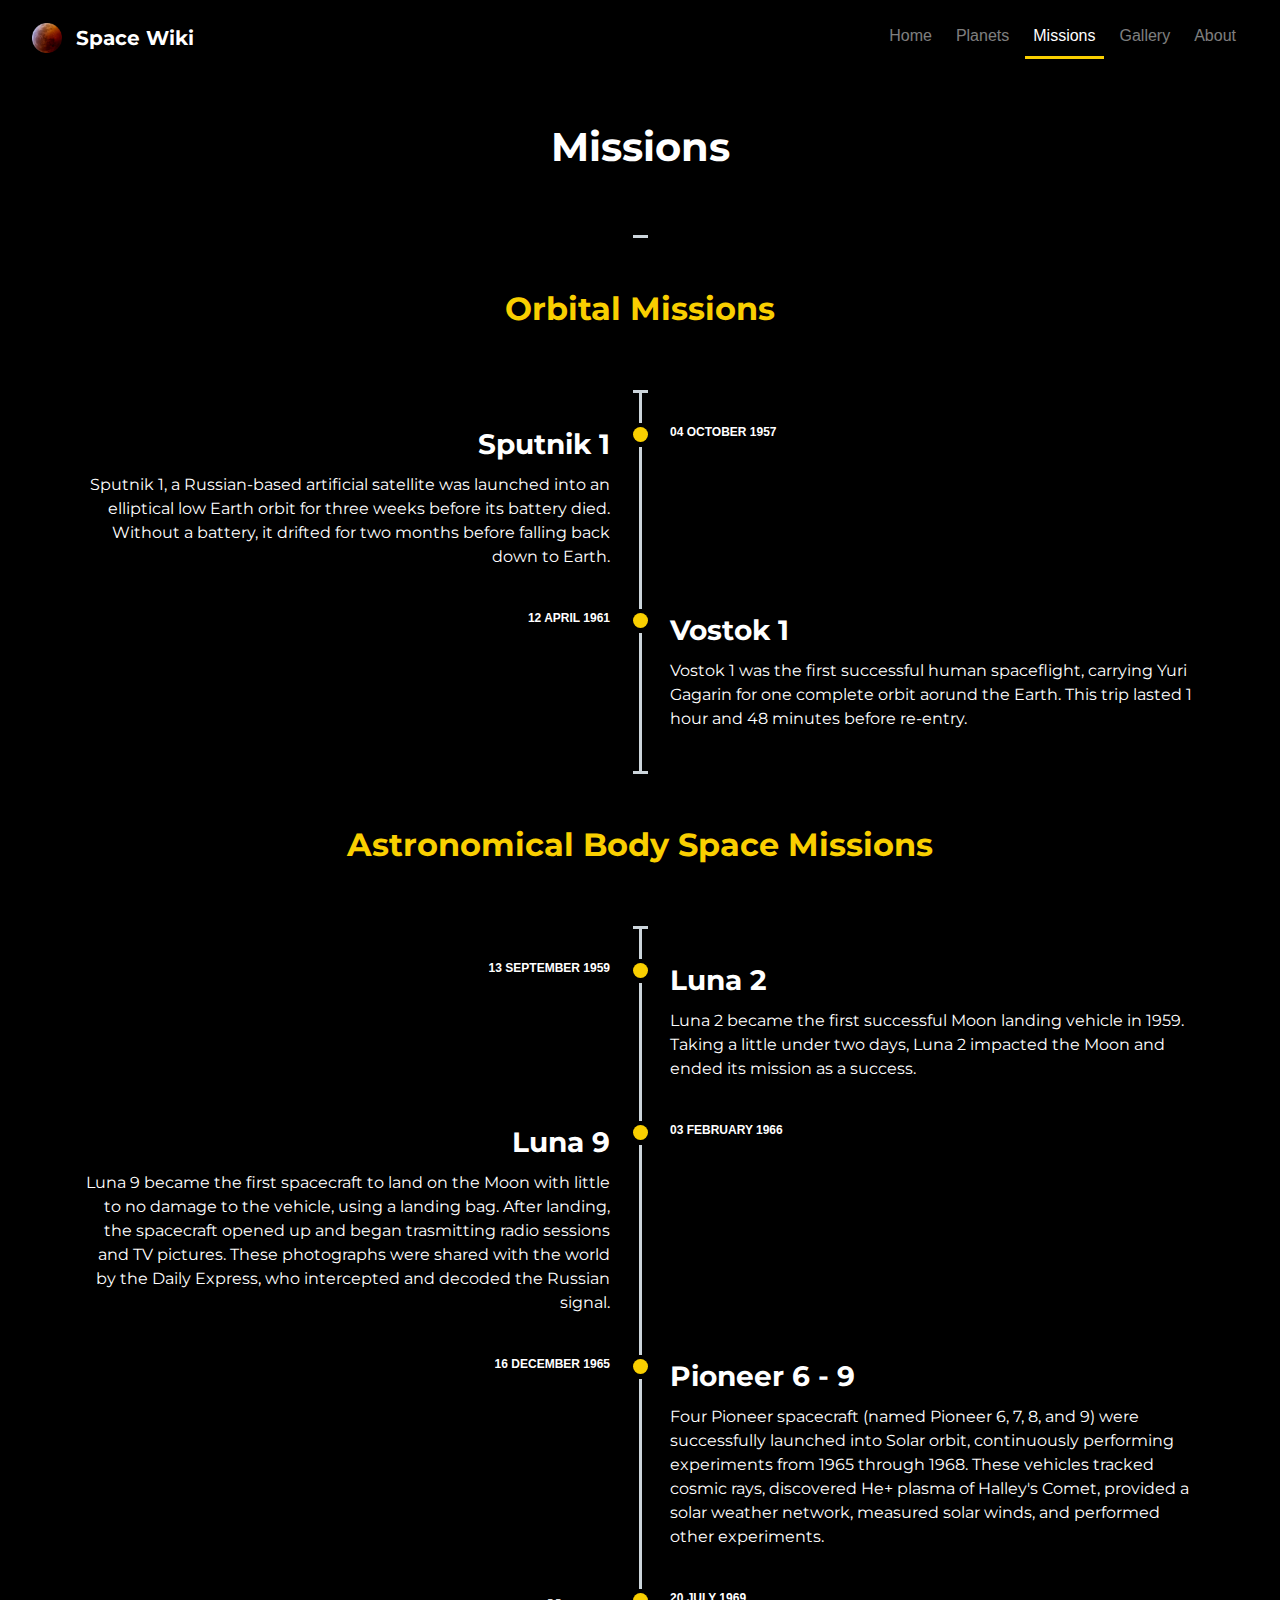
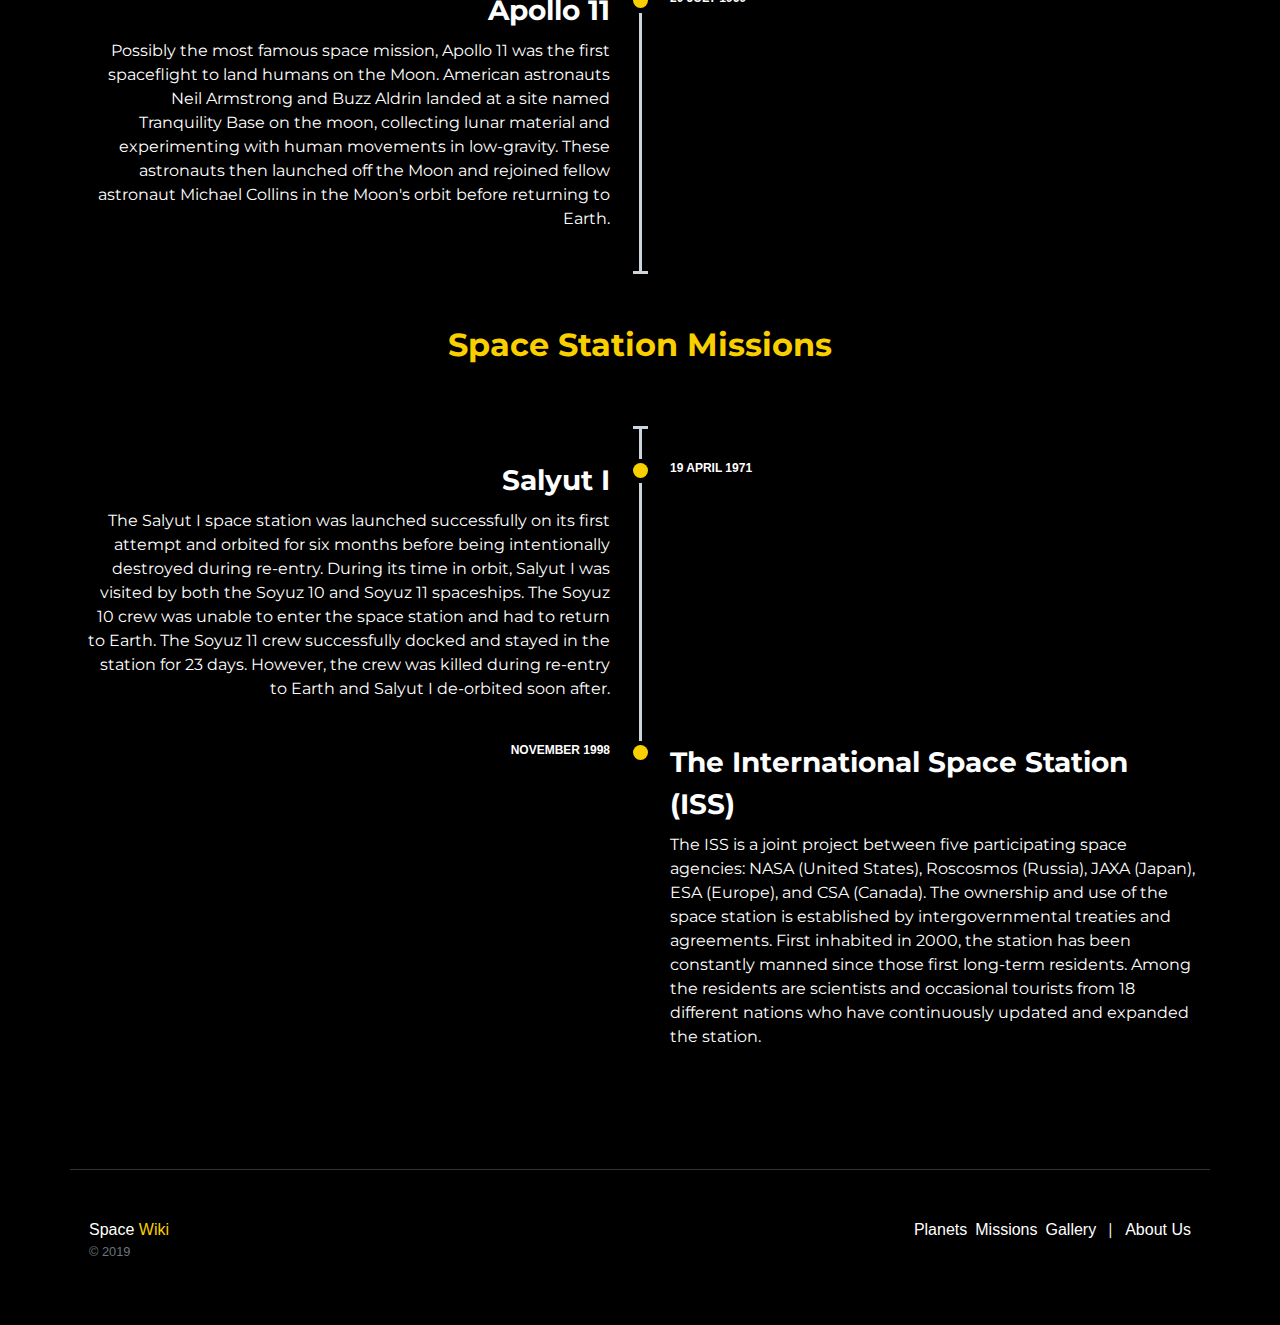
<file: missions/index.html>
<!doctype html>
<html lang="en">

<head>
  <!-- Meta Tags -->
  <meta charset="utf-8">
  <meta name="viewport" content="width=device-width, initial-scale=1, shrink-to-fit=no">
  <meta name="description" content="Browse all human space missions at Space Wiki.">
  
  <!-- CSS -->
  <link rel="stylesheet" href="https://stackpath.bootstrapcdn.com/bootstrap/4.3.1/css/bootstrap.min.css" integrity="sha384-ggOyR0iXCbMQv3Xipma34MD+dH/1fQ784/j6cY/iJTQUOhcWr7x9JvoRxT2MZw1T" crossorigin="anonymous" />
  <link rel="stylesheet" href="https://fonts.googleapis.com/css?family=Montserrat:400,700">
  <link rel="stylesheet" href="../assets/css/styles.css">
  <!-- Icons -->
  <link rel="apple-touch-icon" sizes="57x57" href="../assets/favicon/apple-icon-57x57.png">
  <link rel="apple-touch-icon" sizes="60x60" href="../assets/favicon/apple-icon-60x60.png">
  <link rel="apple-touch-icon" sizes="72x72" href="../assets/favicon/apple-icon-72x72.png">
  <link rel="apple-touch-icon" sizes="76x76" href="../assets/favicon/apple-icon-76x76.png">
  <link rel="apple-touch-icon" sizes="114x114" href="../assets/favicon/apple-icon-114x114.png">
  <link rel="apple-touch-icon" sizes="120x120" href="../assets/favicon/apple-icon-120x120.png">
  <link rel="apple-touch-icon" sizes="144x144" href="../assets/favicon/apple-icon-144x144.png">
  <link rel="apple-touch-icon" sizes="152x152" href="../assets/favicon/apple-icon-152x152.png">
  <link rel="apple-touch-icon" sizes="180x180" href="../assets/favicon/apple-icon-180x180.png">
  <link rel="icon" type="image/png" sizes="192x192" href="../assets/favicon/android-icon-192x192.png">
  <link rel="icon" type="image/png" sizes="32x32" href="../assets/favicon/favicon-32x32.png">
  <link rel="icon" type="image/png" sizes="96x96" href="../assets/favicon/favicon-96x96.png">
  <link rel="icon" type="image/png" sizes="16x16" href="../assets/favicon/favicon-16x16.png">
  <link rel="manifest" href="../assets/favicon/manifest.json">
  <meta name="msapplication-TileColor" content="#ffffff">
  <meta name="msapplication-TileImage" content="../assets/favicon/ms-icon-144x144.png">
  <meta name="theme-color" content="#ffffff">
  <title>Missions | Space Wiki</title>
</head>

<body onload="logVisit();">
  <!-- Navbar -->
  <nav class="navbar navbar-expand-lg navbar-dark fixed-top">
    <a class="navbar-brand" href="../"><img src="../assets/favicon/favicon-96x96.png" width="30" height="30" class="d-inline-block align-top mr-2" /> Space Wiki </a>
    <button class="navbar-toggler" type="button" data-toggle="collapse" data-target="#navbarSupportedContent" aria-controls="navbarSupportedContent" aria-expanded="false" aria-label="Toggle navigation">
      <span class="navbar-toggler-icon"></span>
    </button>
    <div class="collapse navbar-collapse" id="navbarSupportedContent">
      <ul class="navbar-nav mr-0 ml-auto">
        <li class="nav-item">
          <a class="nav-link" href="../">Home</a>
        </li>
        <li class="nav-item">
          <a class="nav-link" href="../planets/">Planets</a>
        </li>
        <li class="nav-item active">
          <a class="nav-link" href="../missions/">Missions</a>
        </li>
        <li class="nav-item">
          <a class="nav-link" href="../gallery/">Gallery</a>
        </li>
        <li class="nav-item">
          <a class="nav-link" href="../about.html">About</a>
        </li>
      </ul>
    </div>
  </nav>
  <div id="timeline-page-container" class="container">
    <h1 class="text-center mb-4">Missions</h1>
    <div id="centered-timeline">
      <div>
        <ul class="timeline timeline-centered">
          <li class="timeline-item period">
            <div class="timeline-info"></div>
            <div class="timeline-marker"></div>
            <div class="timeline-content">
              <h2 class="timeline-title">Orbital Missions</h2>
            </div>
          </li>
          <li class="timeline-item">
            <div class="timeline-info">
              <span>04 October 1957</span>
            </div>
            <div class="timeline-marker"></div>
            <div class="timeline-content">
              <h3 class="timeline-title">Sputnik 1</h3>
              <p>Sputnik 1, a Russian-based artificial satellite was launched into an elliptical low Earth orbit for three weeks before its battery died. Without a battery, it drifted for two months before falling back down to Earth.</p>
            </div>
          </li>
          <li class="timeline-item">
            <div class="timeline-info">
              <span>12 April 1961</span>
            </div>
            <div class="timeline-marker"></div>
            <div class="timeline-content">
              <h3 class="timeline-title">Vostok 1</h3>
              <p>Vostok 1 was the first successful human spaceflight, carrying Yuri Gagarin for one complete orbit aorund the Earth. This trip lasted 1 hour and 48 minutes before re-entry.</p>
            </div>
          </li>
          <li class="timeline-item period">
            <div class="timeline-info"></div>
            <div class="timeline-marker"></div>
            <div class="timeline-content">
              <h2 class="timeline-title">Astronomical Body Space Missions</h2>
            </div>
          </li>
          <li class="timeline-item">
            <div class="timeline-info">
              <span>13 September 1959</span>
            </div>
            <div class="timeline-marker"></div>
            <div class="timeline-content">
              <h3 class="timeline-title">Luna 2</h3>
              <p>Luna 2 became the first successful Moon landing vehicle in 1959. Taking a little under two days, Luna 2 impacted the Moon and ended its mission as a success.</p>
            </div>
          </li>
          <li class="timeline-item">
            <div class="timeline-info">
              <span>03 February 1966</span>
            </div>
            <div class="timeline-marker"></div>
            <div class="timeline-content">
              <h3 class="timeline-title">Luna 9</h3>
              <p>Luna 9 became the first spacecraft to land on the Moon with little to no damage to the vehicle, using a landing bag. After landing, the spacecraft opened up and began trasmitting radio sessions and TV pictures. These photographs were
                shared with the world by the Daily Express, who intercepted and decoded the Russian signal.</p>
            </div>
          </li>
          <li class="timeline-item">
            <div class="timeline-info">
              <span>16 December 1965</span>
            </div>
            <div class="timeline-marker"></div>
            <div class="timeline-content">
              <h3 class="timeline-title">Pioneer 6 - 9</h3>
              <p>Four Pioneer spacecraft (named Pioneer 6, 7, 8, and 9) were successfully launched into Solar orbit, continuously performing experiments from 1965 through 1968. These vehicles tracked cosmic rays, discovered He+ plasma of Halley's
                Comet, provided a solar weather network, measured solar winds, and performed other experiments.</p>
            </div>
          </li>
          <li class="timeline-item">
            <div class="timeline-info">
              <span>20 July 1969</span>
            </div>
            <div class="timeline-marker"></div>
            <div class="timeline-content">
              <h3 class="timeline-title">Apollo 11</h3>
              <p>Possibly the most famous space mission, Apollo 11 was the first spaceflight to land humans on the Moon. American astronauts Neil Armstrong and Buzz Aldrin landed at a site named Tranquility Base on the moon, collecting lunar material
                and experimenting with human movements in low-gravity. These astronauts then launched off the Moon and rejoined fellow astronaut Michael Collins in the Moon's orbit before returning to Earth.</p>
            </div>
          </li>
          <li class="timeline-item period">
            <div class="timeline-info"></div>
            <div class="timeline-marker"></div>
            <div class="timeline-content">
              <h2 class="timeline-title">Space Station Missions</h2>
            </div>
          </li>
          <li class="timeline-item">
            <div class="timeline-info">
              <span>19 April 1971</span>
            </div>
            <div class="timeline-marker"></div>
            <div class="timeline-content">
              <h3 class="timeline-title">Salyut I</h3>
              <p>The Salyut I space station was launched successfully on its first attempt and orbited for six months before being intentionally destroyed during re-entry. During its time in orbit, Salyut I was visited by both the Soyuz 10 and Soyuz
                11 spaceships. The Soyuz 10 crew was unable to enter the space station and had to return to Earth. The Soyuz 11 crew successfully docked and stayed in the station for 23 days. However, the crew was killed during re-entry to Earth and
                Salyut I de-orbited soon after.</p>
            </div>
          </li>
          <li class="timeline-item">
            <div class="timeline-info">
              <span>November 1998</span>
            </div>
            <div class="timeline-marker"></div>
            <div class="timeline-content">
              <h3 class="timeline-title">The International Space Station (ISS)</h3>
              <p>The ISS is a joint project between five participating space agencies: NASA (United States), Roscosmos (Russia), JAXA (Japan), ESA (Europe), and CSA (Canada). The ownership and use of the space station is established by
                intergovernmental treaties and agreements. First inhabited in 2000, the station has been constantly manned since those first long-term residents. Among the residents are scientists and occasional tourists from 18 different nations who
                have continuously updated and expanded the station.</p>
            </div>
          </li>
        </ul>
      </div>
    </div>
  </div>
  <!-- Footer -->
  <footer class="container py-5">
    <div class="row">
      <div class="col-12 col-md">
        <a href="../about.html" class="footer-brand">Space <span>Wiki</span></a>
        <small class="d-block mb-3 text-muted">© 2019</small>
      </div>
      <div class="d-flex">
        <a href="../planets/" class="footer-link">Planets</a>
        <a href="../missions/" class="footer-link">Missions</a>
        <a href="../gallery/" class="footer-link">Gallery</a>
        <p class="footer-link-sep">|</p>
        <a href="../about.html" class="footer-link">About Us</a>
      </div>
    </div>
  </footer>
  <!-- JavaScript -->
  <script src="https://code.jquery.com/jquery-3.4.1.min.js" integrity="sha256-CSXorXvZcTkaix6Yvo6HppcZGetbYMGWSFlBw8HfCJo=" crossorigin="anonymous"></script>
  <script src="https://cdnjs.cloudflare.com/ajax/libs/popper.js/1.14.7/umd/popper.min.js" integrity="sha384-UO2eT0CpHqdSJQ6hJty5KVphtPhzWj9WO1clHTMGa3JDZwrnQq4sF86dIHNDz0W1" crossorigin="anonymous"></script>
  <script src="https://stackpath.bootstrapcdn.com/bootstrap/4.3.1/js/bootstrap.min.js" integrity="sha384-JjSmVgyd0p3pXB1rRibZUAYoIIy6OrQ6VrjIEaFf/nJGzIxFDsf4x0xIM+B07jRM" crossorigin="anonymous"></script>
  <script src="../assets/js/scripts.js"></script>
</body>

</html>
</file>
<file: assets/css/styles.css>
/* Base CSS */
:root {
  --accent: rgb(249, 207, 0);
  --accent-8: rgba(249, 207, 0, 0.8);
  --accent-5: rgba(249, 207, 0, 0.5);
  --accent-25: rgba(249, 207, 0, 0.25);
}

html {
  scroll-behavior: smooth;
}

body {
  background: black;
  color: white;
  padding-top: 43px;
}

h1, h2, h3, h4, h5, h6, .navbar-brand {
  font-family: 'Montserrat', sans-serif;
  font-weight: 700;
}

p {
  font-family: 'Montserrat', sans-serif;
}

a:active, a:focus {
  outline: none;
}

.navbar {
  padding: 1rem 2rem;
  background: black;
}

.dropdown-menu {
  background: black;
  border: 1px solid white;
}

.dropdown-item {
  color: rgba(255, 255, 255, .5);
}

.dropdown-item:focus, .dropdown-item:hover {
  background-color: black;
  color: rgba(255, 255, 255, .75);
}

.dropdown-item.active, .dropdown-item:active {
  background: black;
  color: var(--accent);
  font-weight: bold;
}

li.nav-item {
  margin-left: 0.25rem;
  margin-right: 0.25rem;
}

@media (min-width: 992px) {
  .nav-item.active {
    border-bottom: 3px solid var(--accent);
  }
}

footer {
  border-top: 1px solid rgba(255, 255, 255, 0.2);
}

.footer-brand {
  color: white;
  margin-left: 4px;
}

.footer-brand span {
  color: var(--accent);
}

.footer-brand:hover {
  color: rgba(255, 255, 255, 0.8);
  text-decoration: none;
}

footer .d-block {
  margin-left: 4px;
}

footer .d-flex {
  padding: 0 15px;
}

.footer-link {
  color: white;
  margin-right: 0.25rem;
  margin-left: 0.25rem;
}

.footer-link-sep {
  margin-right: 0.5rem;
  margin-left: 0.5rem;
}

.footer-link:hover {
  color: var(--accent);
}

.link {
  color: white;
}

.link:hover {
  color: var(--accent);
  text-decoration: none;
}

/* Override Bootstrap Styles */
.btn-primary {
  background-color: var(--accent);
  border-color: var(--accent);
  color: black;
}

.btn-primary:hover {
  background-color: var(--accent-8);
  border-color: var(--accent-8);
  color: black;
}

.btn-primary:not(:disabled):not(.disabled).active:focus, .btn-primary:not(:disabled):not(.disabled):active:focus, .show>.btn-primary.dropdown-toggle:focus {
  box-shadow: 0 0 0 .2rem var(--accent-5);
}

.btn-primary:not(:disabled):not(.disabled).active, .btn-primary:not(:disabled):not(.disabled):active, .show>.btn-primary.dropdown-toggle {
  background-color: var(--accent);
  border-color: var(--accent);
  color: black;
}

.btn-primary.focus, .btn-primary:focus {
  box-shadow: 0 0 0 .2rem var(--accent-5);
}

.contact-button {
  border: 1px solid var(--accent);
  border: 1px solid var(--accent-5);
  color: #eee;
  padding: 2rem;
  width: 100%
}

.contact-button:hover {
  border: 1px solid var(--accent);
  color: #fff;
}

/* home page */
#hero {
  background-attachment: fixed;
  background-image: url("https://img.cleberg.net/space-wiki/hero-banner.jpg");
  background-position: center;
  background-repeat: no-repeat;
  background-size: cover;
  height: 65vh;
}

#hero div.text-center {
  margin-top: 3rem;
  margin-right: 0.5rem;
  margin-left: 0.5rem;
}

#hero-title {
  font-size: 5rem;
}

@media (max-width: 768px) {
  #hero-title {
    font-size: 3rem;
  }
}

@media (max-width: 576px) {
  #hero-title {
    font-size: 2rem;
  }
}

#hero-subtitle {
  color: var(--accent);
  text-transform: uppercase;
}

#explore-content {
  padding-top: 3rem;
  padding-bottom: 3rem;
}

#explore-options {
  padding-top: 2rem;
  padding-bottom: 2rem;
}

.explore-card {
  margin-top: 1rem;
  margin-bottom: 1rem;
  background: inherit;
  color: inherit;
  border: 1px solid #fff;
  cursor: pointer;
}

.explore-card .card-body {
  display: flex;
  flex-direction: column;
  align-items: center;
}

.explore-icon {
  font-size: 2rem;
  margin-bottom: 1rem;
}

#apod-wrapper {
  margin-bottom: 4rem;
}

#apod-container {
  display: none;
}

#apod-credit {
  font-size: 0.8rem;
  opacity: 0.5;
}

#apod-img, #apod-vid {
  display: none;
  max-width: 95vw;
  max-height: 80vh;
  margin: 2rem auto auto auto;
}

#apod-explanation {
  font-size: 0.9rem;
}

/* planets */
.planet-container {
  min-height: calc(100vh - 5rem);
}

.planets-nav {
  margin: 5rem auto;
  display: flex;
  flex-direction: row;
  justify-content: center;
  align-items: center;
  border: 1px solid white;
  width: max-content;
  padding: 0.25rem 2rem;
  border-radius: 0.25rem;
}

.planets-nav-item {
  margin: 0.5rem 0;
}

.planets-nav-item:not(.active) {
  color: var(--accent);
}

.planets-nav-item.active {
  color: rgba(255, 255, 255, 0.8);
}

.planets-nav-item.active:before {
  color: #fff;
  content: "<";
  padding: 0 1rem;
}

.planets-nav-item.active:after {
  color: #fff;
  content: ">";
  padding: 0 1rem;
}

#sun-breadcrumb:before {
  content: none;
}

#neptune-breadcrumb:after {
  content: none;
}

.planet-about {
  font-weight: bold;
  margin-bottom: 0;
  text-transform: uppercase;
  color: var(--accent);
}

.planet-title {
  margin-bottom: 4rem;
}

.planet-description {
  margin-bottom: 4rem;
}

.planet-stats {
  margin-bottom: 2rem;
}

.planet-link {
  text-transform: uppercase;
  color: var(--accent);
  margin-bottom: 2rem;
}

.planet-link:hover {
  color: var(--accent);
  text-decoration: none;
  border-bottom: 2px solid var(--accent);
}

.solar-system {
  margin-top: 10rem;
  margin-bottom: 5rem;
}

.solar-system>h1 {
  margin-bottom: 4rem;
}

.planet-img {
  width: 100%;
}

@media (max-width: 768px) {
  .planet-img {
    margin: 3rem auto;
  }
}

/* gallery */
#search_container {
  margin-top: 5rem;
}

#temporary-banner {
  text-align: center;
  padding: 5rem 3rem;
  background: #222;
  color: rgba(255, 255, 255, 0.7);
  border-radius: 0.5rem;
}

#search_container {
  margin-top: 6rem;
  margin-bottom: 4rem;
}

#search_row {
  margin-bottom: 4rem;
}

#search_row div {
  margin-top: 0.5rem;
}

#search_input {
  background: inherit;
  color: inherit;
  height: 3rem;
  padding: 1.5rem;
  font-size: 1.5rem;
}

#search_button {
  width: 100%;
  height: 100%;
}

.gallery-card {
  background: inherit;
  color: inherit;
  border: 1px solid rgba(255, 255, 255, 0.5);
}

.gallery-card .card-title {
  margin: 0;
}

/* about */
#meet-us, #contact-us {
  margin-top: 5rem;
  margin-bottom: 5rem;
  text-align: center;
}

#banner-title {
  margin-bottom: 2rem;
}

#banner-title a {
  color: var(--accent);
}

#meet-us-card {
  text-align: left;
  width: 100%;
  background: inherit;
  color: inherit;
}

#meet-us-card .card-img-left {
  display: block;
  height: 200px;
  width: 200px;
  border: 1px solid white;
  margin-bottom: 2rem;
  margin-right: auto;
  margin-left: auto;
}

#meet-us-card .card-link {
  color: var(--accent);
}

#meet-us-card .card-link:hover {
  color: var(--accent);
  opacity: 0.8;
}

.form-control {
  background: inherit;
  color: inherit;
  border: 1px solid white;
}

.form-control:focus {
  background: inherit;
  color: inherit;
  border-color: var(--accent);
  box-shadow: 0 0 0 .2rem var(--accent-25);
}

/* missions */
#timeline-page-container {
  margin: 5rem auto;
}

#centered-timeline {
  margin: 4rem auto;
}

.timeline {
  list-style: none;
  margin: 0;
  padding: 0;
  width: 100%;
}

.timeline h1, .timeline h2, .timeline h3, .timeline h4, .timeline h5, .timeline h6 {
  line-height: inherit;
}

h2.timeline-title {
  color: var(--accent);
}

h3.timeline-title {
  color: white;
}

/*----- TIMELINE ITEM -----*/
.timeline-item {
  padding-left: 40px;
  position: relative;
}

.timeline-item:last-child {
  padding-bottom: 0;
}

/*----- TIMELINE INFO -----*/
.timeline-info {
  font-size: 12px;
  font-weight: 700;
  /* letter-spacing: 3px; */
  margin: 0 0 .5em 0;
  text-transform: uppercase;
  white-space: nowrap;
}

/*----- TIMELINE MARKER -----*/
.timeline-marker {
  position: absolute;
  top: 0;
  bottom: 0;
  left: 0;
  width: 15px;
}

.timeline-marker:before {
  background: #f9cf00;
  border: 3px solid transparent;
  border-radius: 100%;
  content: "";
  display: block;
  height: 15px;
  position: absolute;
  top: 4px;
  left: 0;
  width: 15px;
  transition: background 0.3s ease-in-out, border 0.3s ease-in-out;
}

.timeline-marker:after {
  content: "";
  width: 3px;
  background: #CCD5DB;
  display: block;
  position: absolute;
  top: 24px;
  bottom: 0;
  left: 6px;
}

.timeline-item:last-child .timeline-marker:after {
  content: none;
}

.timeline-item:not(.period):hover .timeline-marker:before {
  background: transparent;
  border: 3px solid #f9cf00;
}

/*----- TIMELINE CONTENT -----*/
.timeline-content {
  padding-bottom: 40px;
}

.timeline-content p:last-child {
  margin-bottom: 0;
}

/*----- TIMELINE PERIOD -----*/
.period {
  padding: 0;
}

.period .timeline-info {
  display: none;
}

.period .timeline-marker:before {
  background: transparent;
  content: "";
  width: 15px;
  height: auto;
  border: none;
  border-radius: 0;
  top: 0;
  bottom: 30px;
  position: absolute;
  border-top: 3px solid #CCD5DB;
  border-bottom: 3px solid #CCD5DB;
}

.period .timeline-marker:after {
  content: "";
  height: 32px;
  top: auto;
}

.period .timeline-content {
  padding: 40px 0 70px;
}

.period .timeline-title {
  margin: 0;
}

/*----------------------------------------------
    MOD: TIMELINE CENTERED
----------------------------------------------*/
@media (min-width: 992px) {

  .timeline-centered,
  .timeline-centered .timeline-item,
  .timeline-centered .timeline-info,
  .timeline-centered .timeline-marker,
  .timeline-centered .timeline-content {
    display: block;
    margin: 0;
    padding: 0;
  }

  .timeline-centered .timeline-item {
    padding-bottom: 40px;
    overflow: hidden;
  }

  .timeline-centered .timeline-marker {
    position: absolute;
    left: 50%;
    margin-left: -7.5px;
  }

  .timeline-centered .timeline-info,
  .timeline-centered .timeline-content {
    width: 50%;
  }

  .timeline-centered>.timeline-item:nth-child(odd) .timeline-info {
    float: left;
    text-align: right;
    padding-right: 30px;
  }

  .timeline-centered>.timeline-item:nth-child(odd) .timeline-content {
    float: right;
    text-align: left;
    padding-left: 30px;
  }

  .timeline-centered>.timeline-item:nth-child(even) .timeline-info {
    float: right;
    text-align: left;
    padding-left: 30px;
  }

  .timeline-centered>.timeline-item:nth-child(even) .timeline-content {
    float: left;
    text-align: right;
    padding-right: 30px;
  }

  .timeline-centered>.timeline-item.period .timeline-content {
    float: none;
    padding: 0;
    width: 100%;
    text-align: center;
  }

  .timeline-centered .timeline-item.period {
    padding: 50px 0 90px;
  }

  .timeline-centered .period .timeline-marker:after {
    height: 30px;
    bottom: 0;
    top: auto;
  }

  .timeline-centered .period .timeline-title {
    left: auto;
  }
}
</file>
